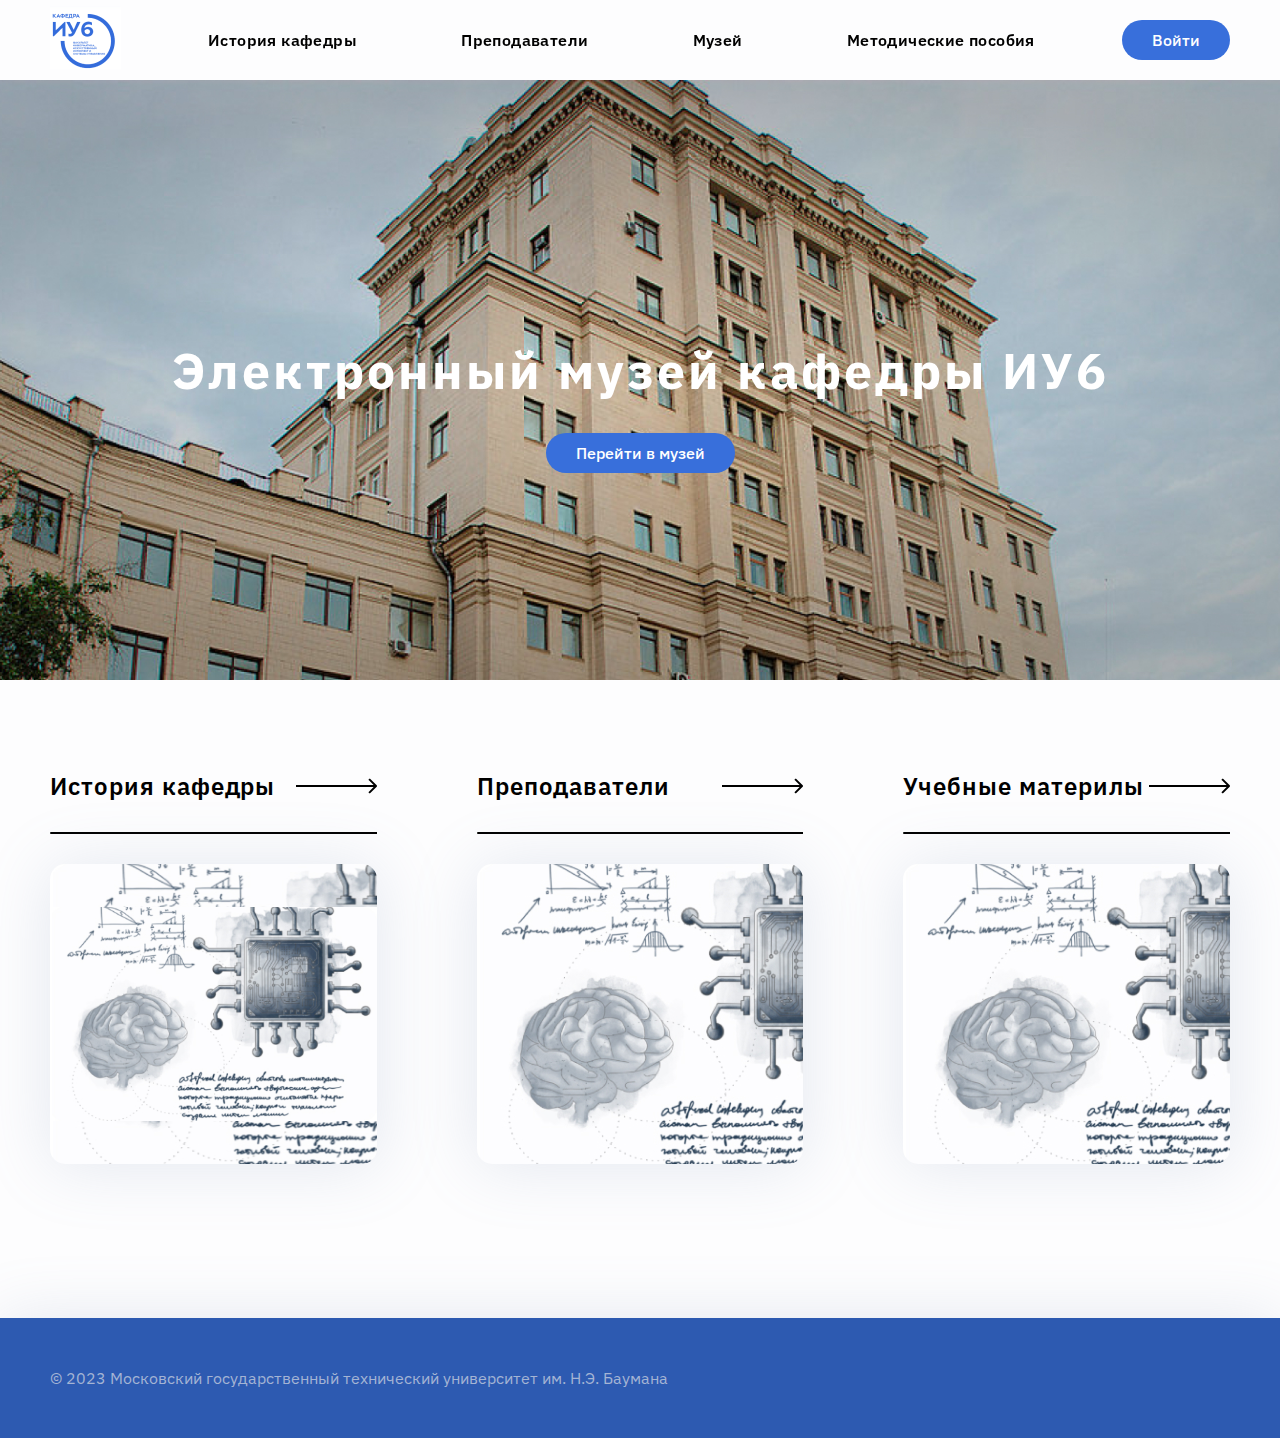
<file: KEM_kur/index.html>
<!DOCTYPE html>
<html lang=ru>
<head>
  <meta charset="UTF-8">
  <meta name="viewport" content="width=device-width, initial-scale=1.0">
  <title>Электронный музей кафедры ИУ6</title>
  <link rel="stylesheet" href="./CSS/main.css">
  <link rel="preconnect" href="https://fonts.googleapis.com">
  <link rel="icon" href="images/contain_473x474.png">
<link rel="preconnect" href="https://fonts.gstatic.com" crossorigin>
<link href="https://fonts.googleapis.com/css2?family=IBM+Plex+Sans:wght@300;400;500;700&display=swap" rel="stylesheet">
</head>
<body>


  <header>
    <span>
      <a href="./index.html" class="link" class="logo">
      <img src="./images/header/logo.png" alt="logo">
      </a>
    </span>
    <div class="menu">
      <span><a href="historyIU6.html" class="link">История кафедры</a></span>
      <span><a href="./teachers.html" class="link">Преподаватели</a></span>
      <span><a href="./museum.html" class="link">Музей</a></span>
      <span><a href="./materials.html" class="link">Методические пособия</a></span>

    </div>
    <span><a href="./auth_form.html" class="button">Войти</a></span>
  </header>



  <div class="main">
    <h1 class="main_title">Электронный музей кафедры ИУ6</h1>
    <a href="./museum.html" class="button">Перейти в музей</a>
  </div>

  <div class="content">
    <div class="sections">


      <span class="container">
        <a href="./historyIU6.html" >
          <div class="cont_title">
            История кафедры
            <svg xmlns="http://www.w3.org/2000/svg" width="81" height="16" viewBox="0 0 81 16" fill="none">
              <path d="M80.7071 8.70711C81.0976 8.31658 81.0976 7.68342 80.7071 7.29289L74.3431 0.928932C73.9526 0.538408 73.3195 0.538408 72.9289 0.928932C72.5384 1.31946 72.5384 1.95262 72.9289 2.34315L78.5858 8L72.9289 13.6569C72.5384 14.0474 72.5384 14.6805 72.9289 15.0711C73.3195 15.4616 73.9526 15.4616 74.3431 15.0711L80.7071 8.70711ZM0 9H80V7H0V9Z" fill="black"/>
            </svg>
          </div>
        </a>
          <svg xmlns="http://www.w3.org/2000/svg" height="2">
            <path d="M1 1H467.667" stroke="black" stroke-width="2" stroke-linecap="round"/>
          </svg>
          <div>
            <img class="image" src="./images/content/historyIU6.jpg" alt="history">
          </div>
        
      </span>


      <span class="container">
        <a href="./teachers.html" >
          <div class="cont_title">
            Преподаватели
            <svg xmlns="http://www.w3.org/2000/svg" width="81" height="16" viewBox="0 0 81 16" fill="none">
              <path d="M80.7071 8.70711C81.0976 8.31658 81.0976 7.68342 80.7071 7.29289L74.3431 0.928932C73.9526 0.538408 73.3195 0.538408 72.9289 0.928932C72.5384 1.31946 72.5384 1.95262 72.9289 2.34315L78.5858 8L72.9289 13.6569C72.5384 14.0474 72.5384 14.6805 72.9289 15.0711C73.3195 15.4616 73.9526 15.4616 74.3431 15.0711L80.7071 8.70711ZM0 9H80V7H0V9Z" fill="black"/>
            </svg>
          </div>
        </a>
          <svg xmlns="http://www.w3.org/2000/svg"  height="2">
            <path d="M1 1H467.667" stroke="black" stroke-width="2" stroke-linecap="round"/>
          </svg>
          <div class="image">
            
          </div>
      
      </span>


      <span class="container">
        <a href="./materials.html">
          <div class="cont_title">
            Учебные материлы
            <svg xmlns="http://www.w3.org/2000/svg" width="81" height="16" viewBox="0 0 81 16" fill="none">
              <path d="M80.7071 8.70711C81.0976 8.31658 81.0976 7.68342 80.7071 7.29289L74.3431 0.928932C73.9526 0.538408 73.3195 0.538408 72.9289 0.928932C72.5384 1.31946 72.5384 1.95262 72.9289 2.34315L78.5858 8L72.9289 13.6569C72.5384 14.0474 72.5384 14.6805 72.9289 15.0711C73.3195 15.4616 73.9526 15.4616 74.3431 15.0711L80.7071 8.70711ZM0 9H80V7H0V9Z" fill="black"/>
            </svg>
          </div>
        </a>
          <svg xmlns="http://www.w3.org/2000/svg"  height="2">
            <path d="M1 1H467.667" stroke="black" stroke-width="2" stroke-linecap="round"/>
          </svg>
          <div class="image">
            
          </div>
      </span>
    </div>
  </div>
  <footer>© 2023 Московский государственный технический университет им. Н.Э. Баумана</footer>
</body>
</html>
</file>
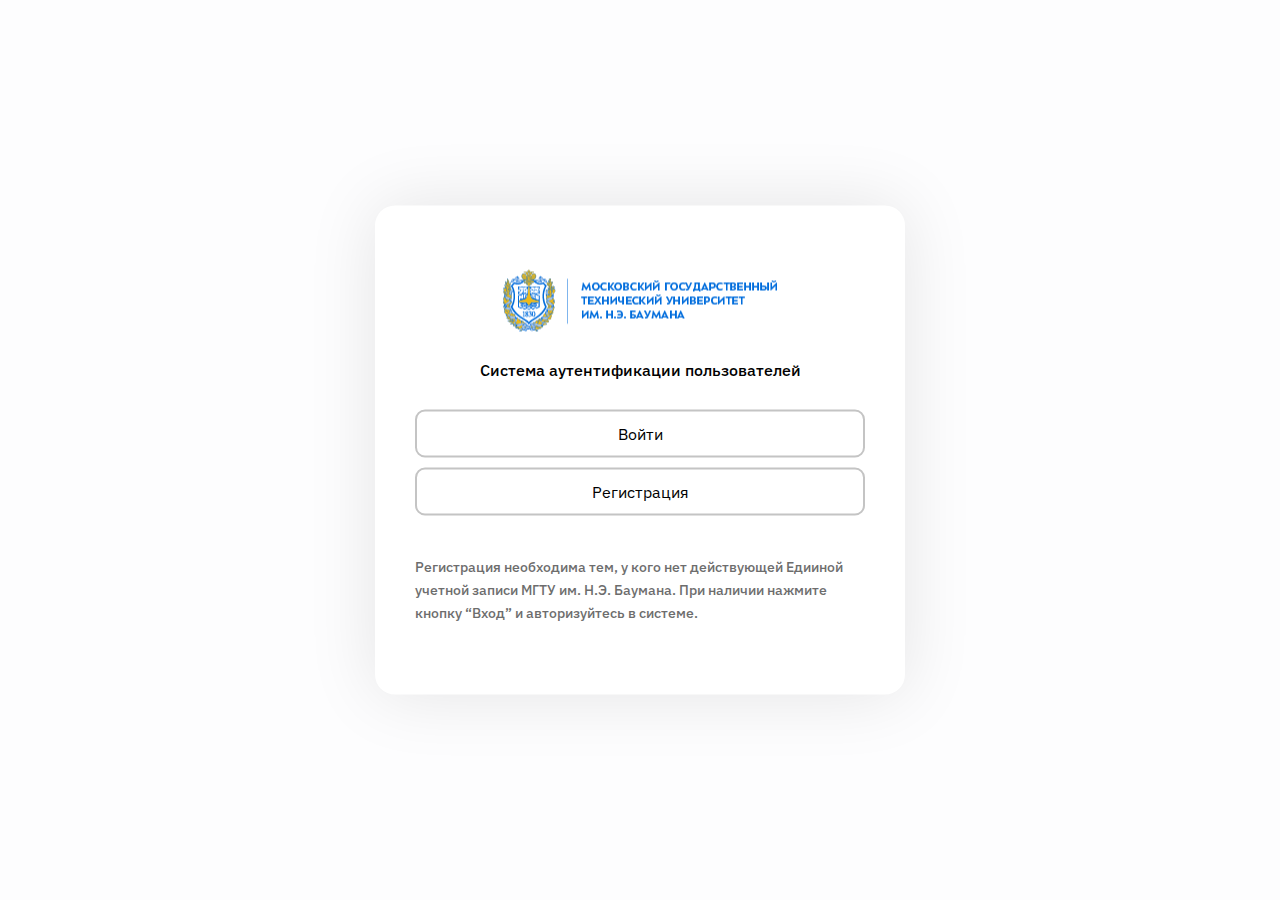
<file: KEM_kur/auth_form.html>
<!DOCTYPE html>
<html lang="ru">
<head>
    <meta charset="UTF-8">
    <meta name="viewport" content="width=device-width, initial-scale=1.0">
    <title>Document</title>
    <link rel="stylesheet" href="./CSS/main.css">
    <link rel="stylesheet" href="./CSS/reg.css">
    <link rel="preconnect" href="https://fonts.googleapis.com">
  <link rel="preconnect" href="https://fonts.gstatic.com" crossorigin>
  <link href="https://fonts.googleapis.com/css2?family=IBM+Plex+Sans:wght@300;400;500;700&display=swap" rel="stylesheet">
</head>
<body>
    
    <div class="block">
        <div class="img">
            <img src="./images/logo.png" alt="logo">
        </div>
        <div class="text-title">
            Система аутентификации пользователей
        </div>
        <!-- <p></p> -->
        <div class="group-form">
        <!-- <div class="form"> -->
            <a href="./profile.html" class="form-bt">Войти</a>
        <!-- </div> -->

        <!-- <div class="form"> -->
            <a href="./register.html" class="form-bt">Регистрация</a>
        <!-- </div> -->
    </div>
    <div class="group-form">
        <div class="text" style="text-align: left;">
            Регистрация необходима тем, у кого нет действующей Едииной учетной записи МГТУ им. Н.Э. Баумана. При наличии нажмите кнопку “Вход” и авторизуйтесь в системе.
        </div>

    </div>
    </div>

</body>
</html>
</file>
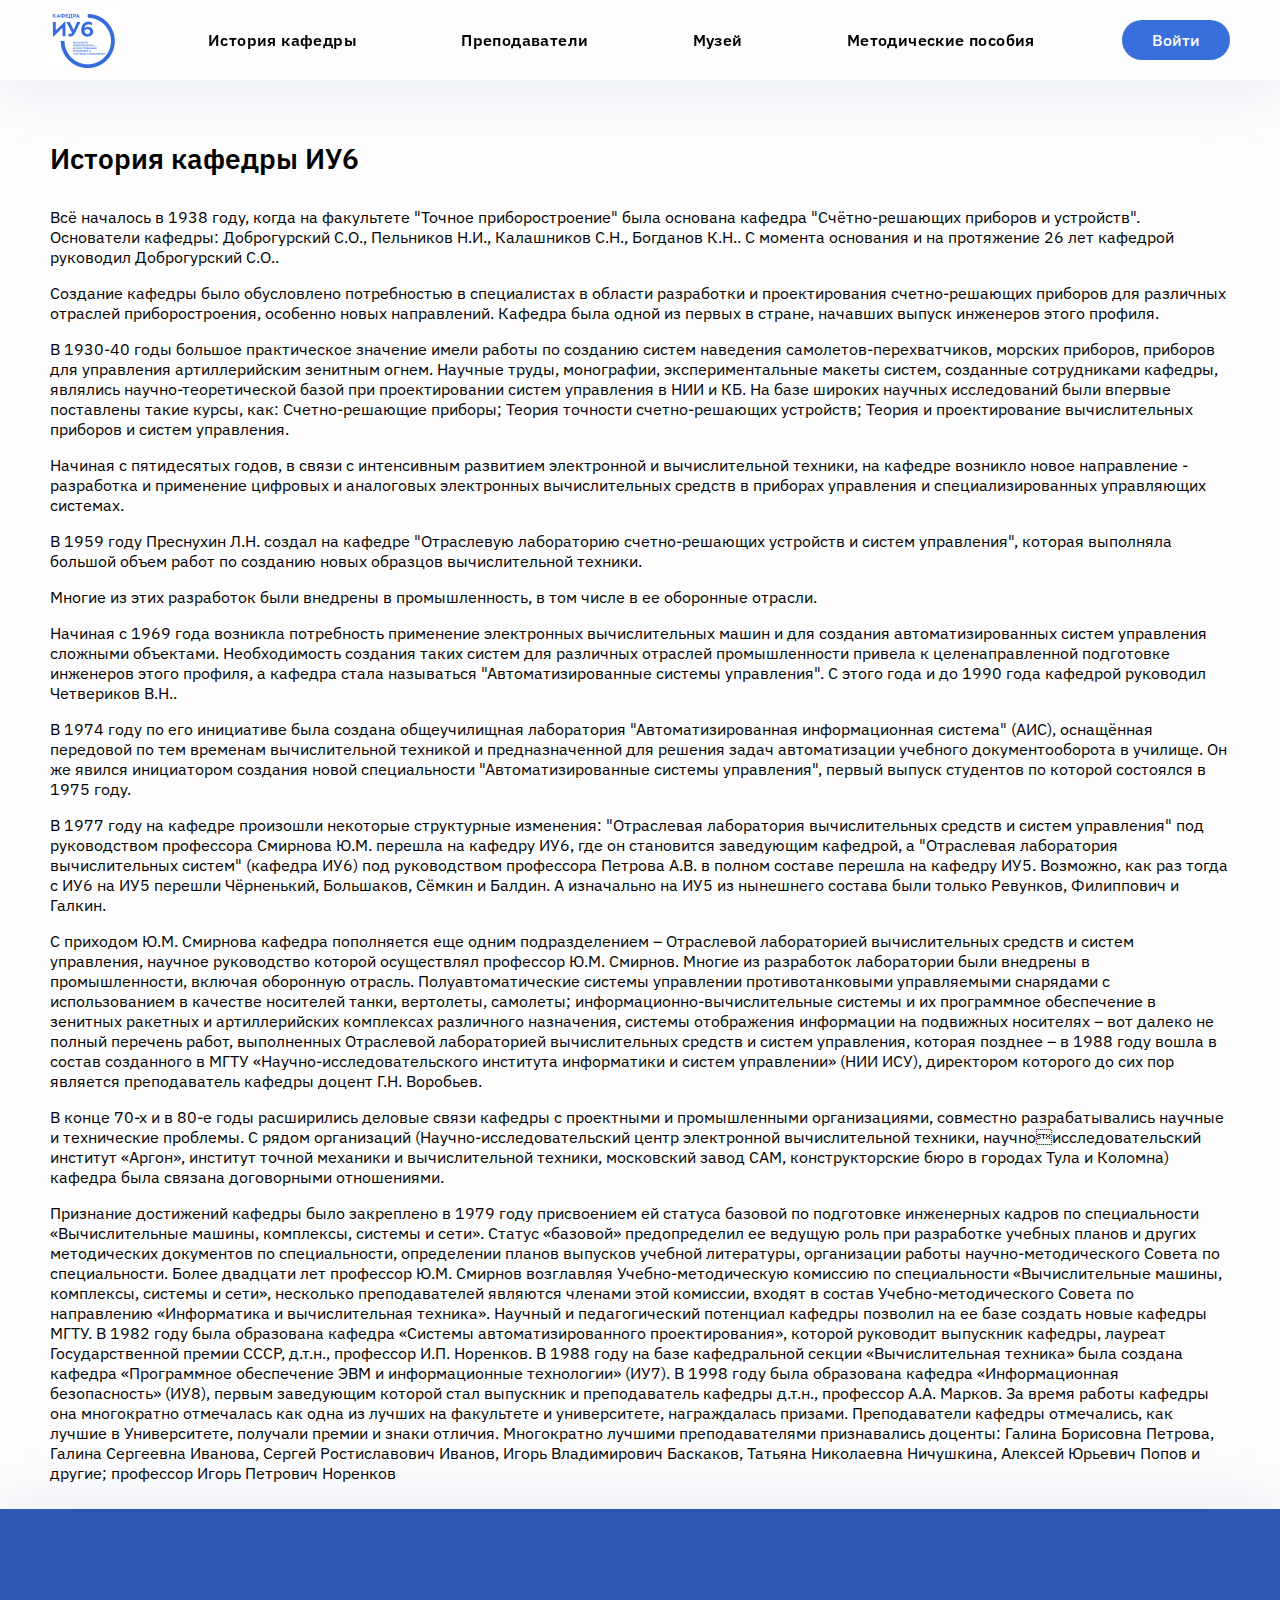
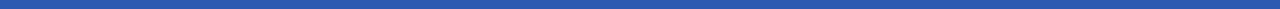
<file: KEM_kur/historyIU6.html>
<!DOCTYPE html>
<html lang="ru">
<head>
    <meta charset="UTF-8">
    <meta name="viewport" content="width=device-width, initial-scale=1.0">
    <title>История кафедры</title>
    <link rel="stylesheet" href="./CSS/main.css">
    <link rel="preconnect" href="https://fonts.googleapis.com">
  <link rel="preconnect" href="https://fonts.gstatic.com" crossorigin>
  <link href="https://fonts.googleapis.com/css2?family=IBM+Plex+Sans:wght@300;400;500;700&display=swap" rel="stylesheet">
</head>
<body>

    <header>
        <span>
            <a href="./index.html" class="link" class="logo">
                <img src="./images/header/logo.png" alt="logo">
            </a>
        </span>
        <div class="menu">
          <span><a href="historyIU6.html" class="link">История кафедры</a></span>
          <span><a href="./teachers.html" class="link">Преподаватели</a></span>
          <span><a href="./museum.html" class="link">Музей</a></span>
          <span><a href="./materials.html" class="link">Методические пособия</a></span>
    
        </div>
        <span><a href="./museum.html" class="button">Войти</a></span>
      </header>

      <!-- <div class=""> -->
        <div class="searcher">

          <h1 class="title">
            История кафедры ИУ6
          </h1>
        <!-- </div> -->
        <div class="div-text">
              <p>Всё началось в 1938 году, когда на факультете "Точное приборостроение" была основана кафедра "Счётно-решающих приборов и устройств". Основатели кафедры: Доброгурский С.О., Пельников Н.И., Калашников С.Н., Богданов К.Н.. 
                С момента основания и на протяжение 26 лет кафедрой руководил Доброгурский С.О..</p>
              <p>
                Создание кафедры было обусловлено потребностью в специалистах в области разработки и проектирования счетно-решающих приборов для различных отраслей приборостроения, особенно новых направлений. Кафедра была одной из первых в стране, начавших выпуск инженеров этого профиля.
              </p>
                <p>В 1930-40 годы большое практическое значение имели работы по созданию систем наведения самолетов-перехватчиков, морских приборов, приборов для управления артиллерийским зенитным огнем. 
                  Научные труды, монографии, экспериментальные макеты систем, созданные сотрудниками кафедры, являлись научно-теоретической базой при проектировании систем управления в НИИ и КБ. 
                  На базе широких научных исследований были впервые поставлены такие курсы, как:

                  Счетно-решающие приборы;
                  Теория точности счетно-решающих устройств;
                  Теория и проектирование вычислительных приборов и систем управления.
                  <p>
                    Начиная с пятидесятых годов, в связи с интенсивным развитием электронной и вычислительной техники, на кафедре возникло новое направление - разработка и применение цифровых и аналоговых электронных вычислительных средств в приборах управления и специализированных управляющих системах.
                  </p>

                  <p>
                    В 1959 году Преснухин Л.Н. создал на кафедре "Отраслевую лабораторию счетно-решающих устройств и систем управления", которая выполняла большой объем работ по созданию новых образцов вычислительной техники.

                  </p>
                  <p>
                    Многие из этих разработок были внедрены в промышленность, в том числе в ее оборонные отрасли.
                  </p>
                  <p>
                    Начиная с 1969 года возникла потребность применение электронных вычислительных машин и для создания автоматизированных систем управления сложными объектами.
                    Необходимость создания таких систем для различных отраслей промышленности привела к целенаправленной подготовке инженеров этого профиля, а кафедра стала называться "Автоматизированные системы управления". С этого года и до 1990 года кафедрой руководил Четвериков В.Н..
                  </p>

                  <p>
                    В 1974 году по его инициативе была создана общеучилищная лаборатория "Автоматизированная информационная система" (АИС), оснащённая передовой по тем временам вычислительной техникой и предназначенной для решения задач автоматизации учебного документооборота в училище. 
                    Он же явился инициатором создания новой специальности "Автоматизированные системы управления", первый выпуск студентов по которой состоялся в 1975 году.
                  </p>
                  <p>
                    В 1977 году на кафедре произошли некоторые структурные изменения: "Отраслевая лаборатория вычислительных средств и систем управления" под руководством профессора Смирнова Ю.М. перешла на кафедру ИУ6, где он становится заведующим кафедрой, а "Отраслевая лаборатория вычислительных систем" (кафедра ИУ6) под руководством профессора Петрова А.В. в полном составе перешла на кафедру ИУ5. Возможно, как раз тогда с ИУ6 на ИУ5 перешли Чёрненький, Большаков, Сёмкин и Балдин. 
                    А изначально на ИУ5 из нынешнего состава были только Ревунков, Филиппович и Галкин.</p>
                  </p>
                  <p>
                    С приходом Ю.М. Смирнова кафедра пополняется еще одним 
подразделением – Отраслевой лабораторией вычислительных средств и 
систем управления, научное руководство которой осуществлял профессор 
Ю.М. Смирнов. Многие из разработок лаборатории были внедрены в 
промышленности, включая оборонную отрасль. Полуавтоматические 
системы управлении противотанковыми управляемыми снарядами с 
использованием в качестве носителей танки, вертолеты, самолеты; 
информационно-вычислительные системы и их программное обеспечение в 
зенитных ракетных и артиллерийских комплексах различного назначения, 
системы отображения информации на подвижных носителях – вот далеко не 
полный перечень работ, выполненных Отраслевой лабораторией 
вычислительных средств и систем управления, которая позднее – в 1988 году 
вошла в состав созданного в МГТУ «Научно-исследовательского института 
информатики и систем управлении» (НИИ ИСУ), директором которого до 
сих пор является преподаватель кафедры доцент Г.Н. Воробьев.

                  </p>
                  <p>В конце 70-х и в 80-е годы расширились деловые связи кафедры с 
                    проектными и промышленными организациями, совместно разрабатывались
                    научные и технические проблемы. С рядом организаций (Научно-исследовательский центр электронной вычислительной техники, научноисследовательский институт «Аргон», институт точной механики и 
                    вычислительной техники, московский завод САМ, конструкторские бюро в 
                    городах Тула и Коломна) кафедра была связана договорными отношениями.
                    </p>
                    <p>Признание достижений кафедры было закреплено в 1979 году 
                      присвоением ей статуса базовой по подготовке инженерных кадров по 
                      специальности «Вычислительные машины, комплексы, системы и сети». 
                      Статус «базовой» предопределил ее ведущую роль при разработке учебных 
                      планов и других методических документов по специальности, определении 
                      планов выпусков учебной литературы, организации работы научно-методического Совета по специальности.
                      Более двадцати лет профессор Ю.М. Смирнов возглавляя Учебно-методическую комиссию по специальности «Вычислительные машины, 
                      комплексы, системы и сети», несколько преподавателей являются членами 
                      этой комиссии, входят в состав Учебно-методического Совета по 
                      направлению «Информатика и вычислительная техника».
                      Научный и педагогический потенциал кафедры позволил на ее базе 
                      создать новые кафедры МГТУ. В 1982 году была образована кафедра 
                      «Системы автоматизированного проектирования», которой руководит 
                      выпускник кафедры, лауреат Государственной премии СССР, д.т.н., 
                      профессор И.П. Норенков.
                      В 1988 году на базе кафедральной секции «Вычислительная техника» 
                      была создана кафедра «Программное обеспечение ЭВМ и информационные 
                      технологии» (ИУ7).
                      В 1998 году была образована кафедра «Информационная 
                      безопасность» (ИУ8), первым заведующим которой стал выпускник и 
                      преподаватель кафедры д.т.н., профессор А.А. Марков.
                      За время работы кафедры она многократно отмечалась как одна из 
                      лучших на факультете и университете, награждалась призами. 
                      Преподаватели кафедры отмечались, как лучшие в Университете, получали 
                      премии и знаки отличия. Многократно лучшими преподавателями 
                      признавались доценты: Галина Борисовна Петрова, Галина Сергеевна 
                      Иванова, Сергей Ростиславович Иванов, Игорь Владимирович Баскаков, 
                      Татьяна Николаевна Ничушкина, Алексей Юрьевич Попов и другие; 
                      профессор Игорь Петрович Норенков</p>


        </div>
      </div>


      <footer></footer>
    
</body>
</html>
</file>
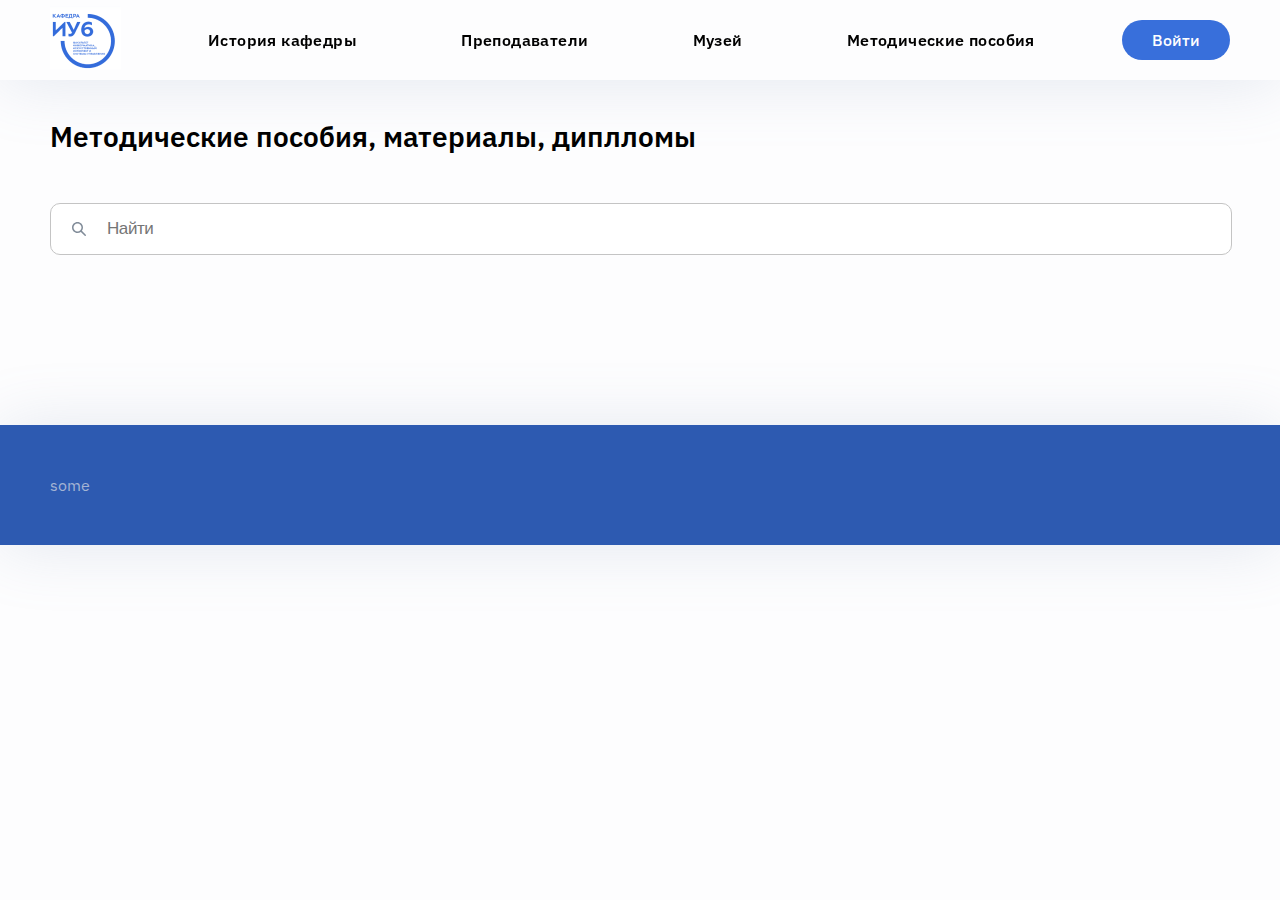
<file: KEM_kur/materials.html>
<!DOCTYPE html>
<html lang="ru">
<head>
    <meta charset="UTF-8">
    <meta name="viewport" content="width=device-width, initial-scale=1.0">
    <title>Учебные материалы</title>
    <link rel="stylesheet" href="./CSS/main.css">
    <link rel="stylesheet" href="./CSS/search.css">
    <link rel="preconnect" href="https://fonts.googleapis.com">
  <link rel="preconnect" href="https://fonts.gstatic.com" crossorigin>
  <link href="https://fonts.googleapis.com/css2?family=IBM+Plex+Sans:wght@300;400;500;700&display=swap" rel="stylesheet">
</head>
<body>

    <header>
        <span>
            <a href="./index.html" class="link" class="logo">
                <img src="./images/header/logo.png" alt="logo">
            </a>
        </span>
        <div class="menu">
          <span><a href="historyIU6.html" class="link">История кафедры</a></span>
          <span><a href="./teachers.html" class="link">Преподаватели</a></span>
          <span><a href="./museum.html" class="link">Музей</a></span>
          <span><a href="./materials.html" class="link">Методические пособия</a></span>
    
        </div>
        <span><a href="./museum.html" class="button">Войти</a></span>
    </header>

      <!-- <div style="max-width: 1800px; margin: 0px auto;"> -->
        <div class="searcher">
      <p class="title">
        Методические пособия, материалы, диплломы
      </p>
      </div>
      <div class="searcher">
      <div class="xx">
      <div class="x">
            <svg xmlns="http://www.w3.org/2000/svg" class="icon" width="16" height="16" viewBox="0 0 16 16" fill="none">
              <path d="M6.50006 1C9.53765 1 12.0001 3.46256 12.0001 6.50029C12.0001 7.74868 11.5842 8.89993 10.8835 9.82304L14.7791 13.7233C15.0718 14.0164 15.0715 14.4913 14.7785 14.784C14.4854 15.0767 14.0105 15.0764 13.7178 14.7834L9.82266 10.8839C8.89959 11.5847 7.74839 12.0006 6.50006 12.0006C3.46246 12.0006 1 9.53802 1 6.50029C1 3.46256 3.46246 1 6.50006 1ZM6.50006 2.5C4.2909 2.5 2.5 4.29098 2.5 6.50029C2.5 8.70961 4.2909 10.5006 6.50006 10.5006C8.70921 10.5006 10.5001 8.70961 10.5001 6.50029C10.5001 4.29098 8.70921 2.5 6.50006 2.5Z" fill="#818C99"/>
            </svg>
            <input class="texts inp" type="text" placeholder="Найти">
      </div>
      </div>
      </div>
      <div class="sections">
        
      </div>

    </div>

      <footer>some</footer>
    
</body>
</html>
</file>
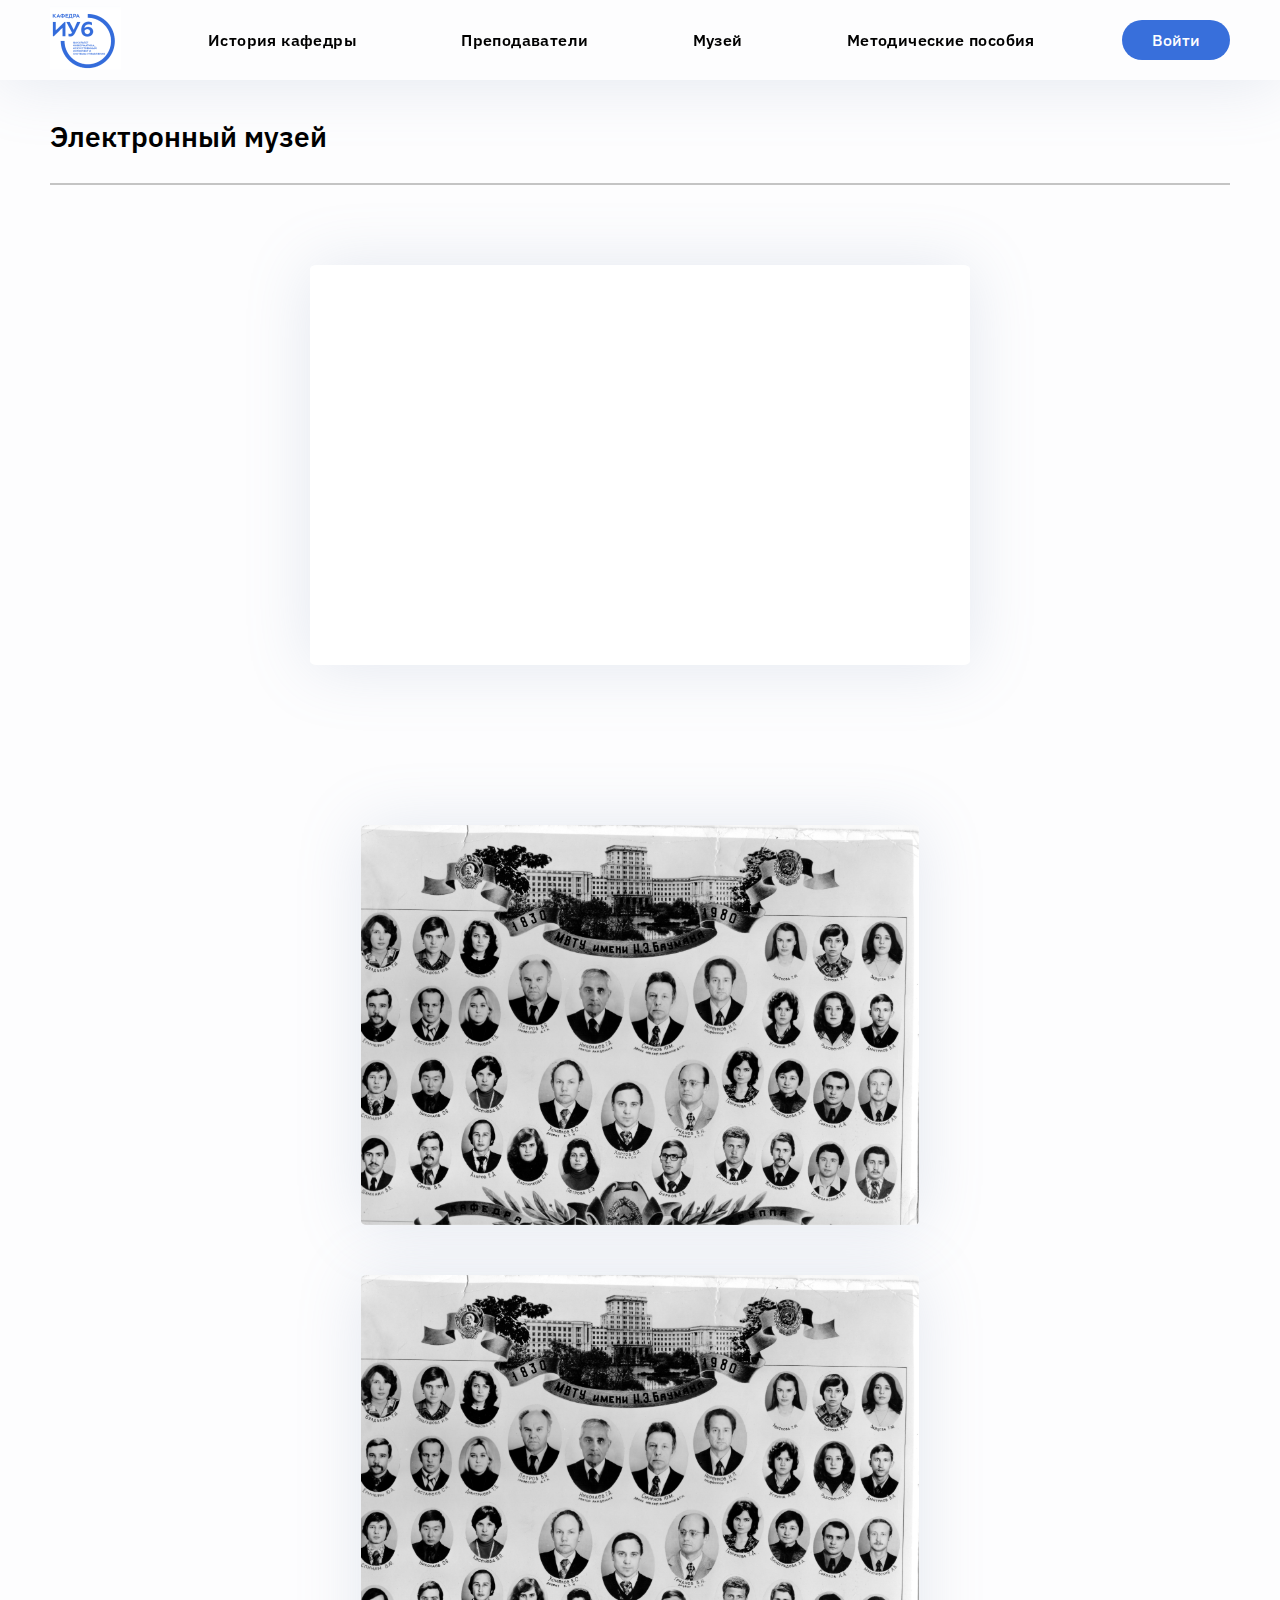
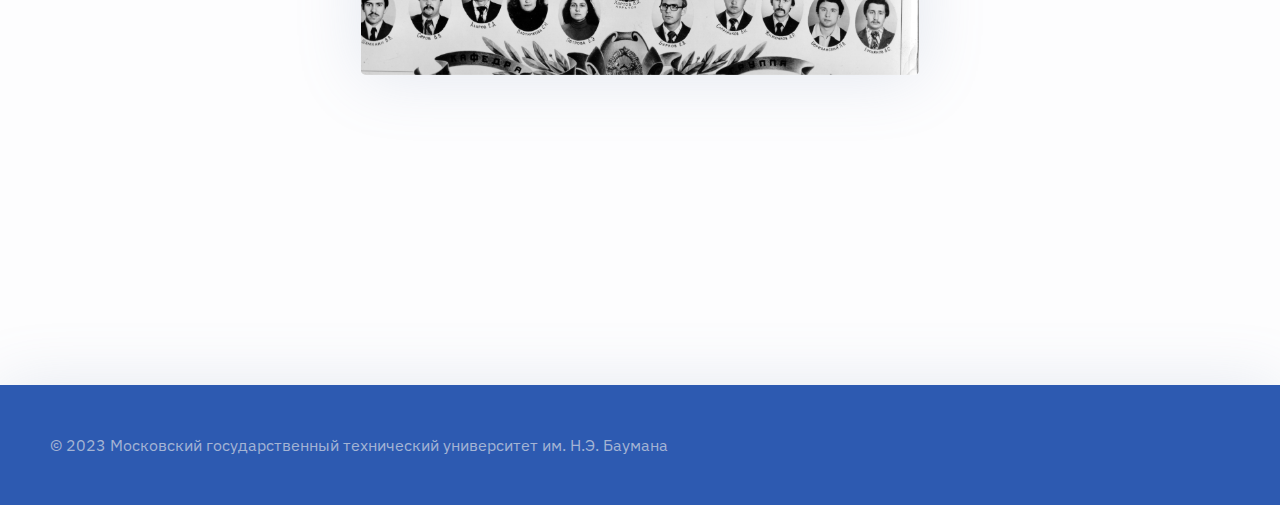
<file: KEM_kur/museum.html>
<!DOCTYPE html>
<html lang="ru">
<head>
    <meta charset="UTF-8">
    <meta name="viewport" content="width=device-width, initial-scale=1.0">
    <title>Музей</title>
    
  <link rel="stylesheet" href="./CSS/main.css">
  <link rel="stylesheet" href="./CSS/material.css">
  <link rel="stylesheet" href="./CSS/search.css">
  <link rel="preconnect" href="https://fonts.googleapis.com">
<link rel="preconnect" href="https://fonts.gstatic.com" crossorigin>
<link href="https://fonts.googleapis.com/css2?family=IBM+Plex+Sans:wght@300;400;500;700&display=swap" rel="stylesheet">
</head>
<body>

    <header>
        <span >
            <a href="./index.html" class="link" class="logo">
                <img src="./images/header/logo.png" alt="logo">
            </a>
        </span>
        <div class="menu">
          <span><a href="historyIU6.html" class="link">История кафедры</a></span>
          <span><a href="./teachers.html" class="link">Преподаватели</a></span>
          <span><a href="./museum.html" class="link">Музей</a></span>
          <span><a href="./materials.html" class="link">Методические пособия</a></span>
    
        </div>
        <span><a href="./museum.html" class="button">Войти</a></span>
      </header>

      <div class="searcher">
      <p class="title">
        Электронный музей
      </p>
      <!-- </div> -->
      <!-- <div class="searcher"> -->
        <div class="line">
        <!-- </div> -->
      </div>

      <div class="content">
        <div class="sections">

            <iframe width="660" height="415" src="https://www.youtube.com/embed/WdJk7p7GOWc?si=90ckMZGGBIeyApc4" title="Гимн студентов МВТУ им. Баумана" frameborder="0" allow="accelerometer; autoplay; clipboard-write; encrypted-media; gyroscope; picture-in-picture" allowfullscreen class="big-image"></iframe>
          </div>
          
          
          <div class="sections">
          <img src="./images/content/Выпуск П6-1979.jpg" class="big-image" alt="P6" height="400px">
          <img src="./images/content/Выпуск П6-1979.jpg" class="big-image" alt="P6" height="400px">
            
        </div>
        <div class="sections">
            
        </div>

      </div>
      </div>
      <footer>© 2023 Московский государственный технический университет им. Н.Э. Баумана</footer>
    
</body>
</html>
</file>
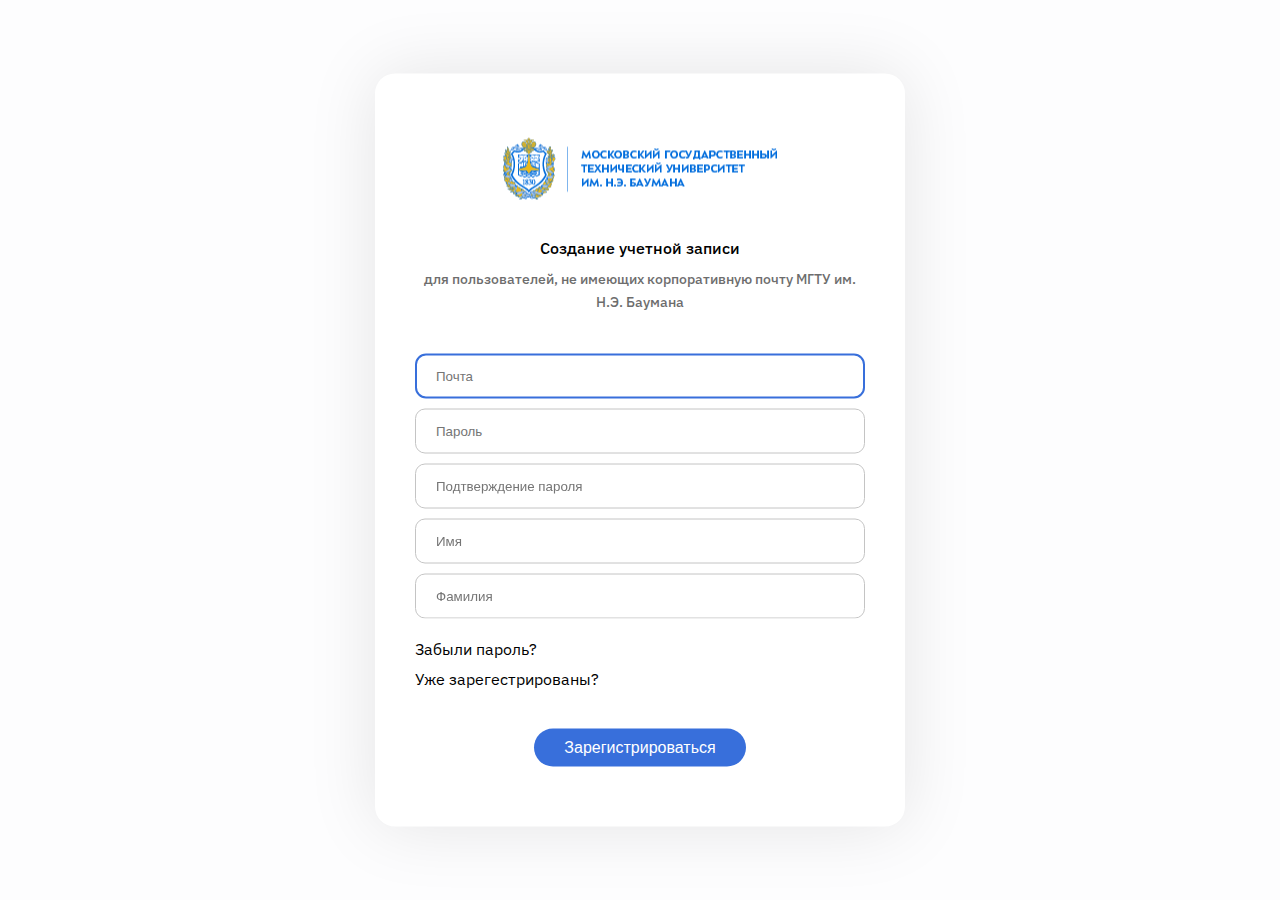
<file: KEM_kur/register.html>
<!DOCTYPE html>
<html lang="ru">
<head>
    <meta charset="UTF-8">
    <meta name="viewport" content="width=device-width, initial-scale=1.0">
    <title>Document</title>
    <link rel="stylesheet" href="./CSS/main.css">
    <link rel="stylesheet" href="./CSS/reg.css">
    <link rel="preconnect" href="https://fonts.googleapis.com">
  <link rel="preconnect" href="https://fonts.gstatic.com" crossorigin>
  <link href="https://fonts.googleapis.com/css2?family=IBM+Plex+Sans:wght@300;400;500;700&display=swap" rel="stylesheet">
</head>
<body>
    
    <div class="block">
        <div class="img">
            <img src="./images/logo.png" alt="logo">
        </div>
        <div class="group-form">
        <div class="text-title">
            Создание учетной записи
        </div>
        <div class="text">
            для пользователей, не имеющих корпоративную почту МГТУ им. Н.Э. Баумана
        </div>
        </div>


        <div class="group-form">
            <div class="wrapper">
                <form class="login">
                  
                  <input type="text" placeholder="Почта" autofocus/>
                  <input type="password" placeholder="Пароль" />
                  <input type="password" placeholder="Подтверждение пароля" />
                  <input type="text" placeholder="Имя" />
                  <input type="text" placeholder="Фамилия" />
                </form>
                
            </div>
            <div class="group-form">
    
                <a href="#">Забыли пароль?</a>
                <a href="#">Уже зарегестрированы?</a>
            </div>
        </div>

    <div>
    <button class="button" type="button">Зарегистрироваться</button>
    </div>
    </div>

</body>
</html>
</file>
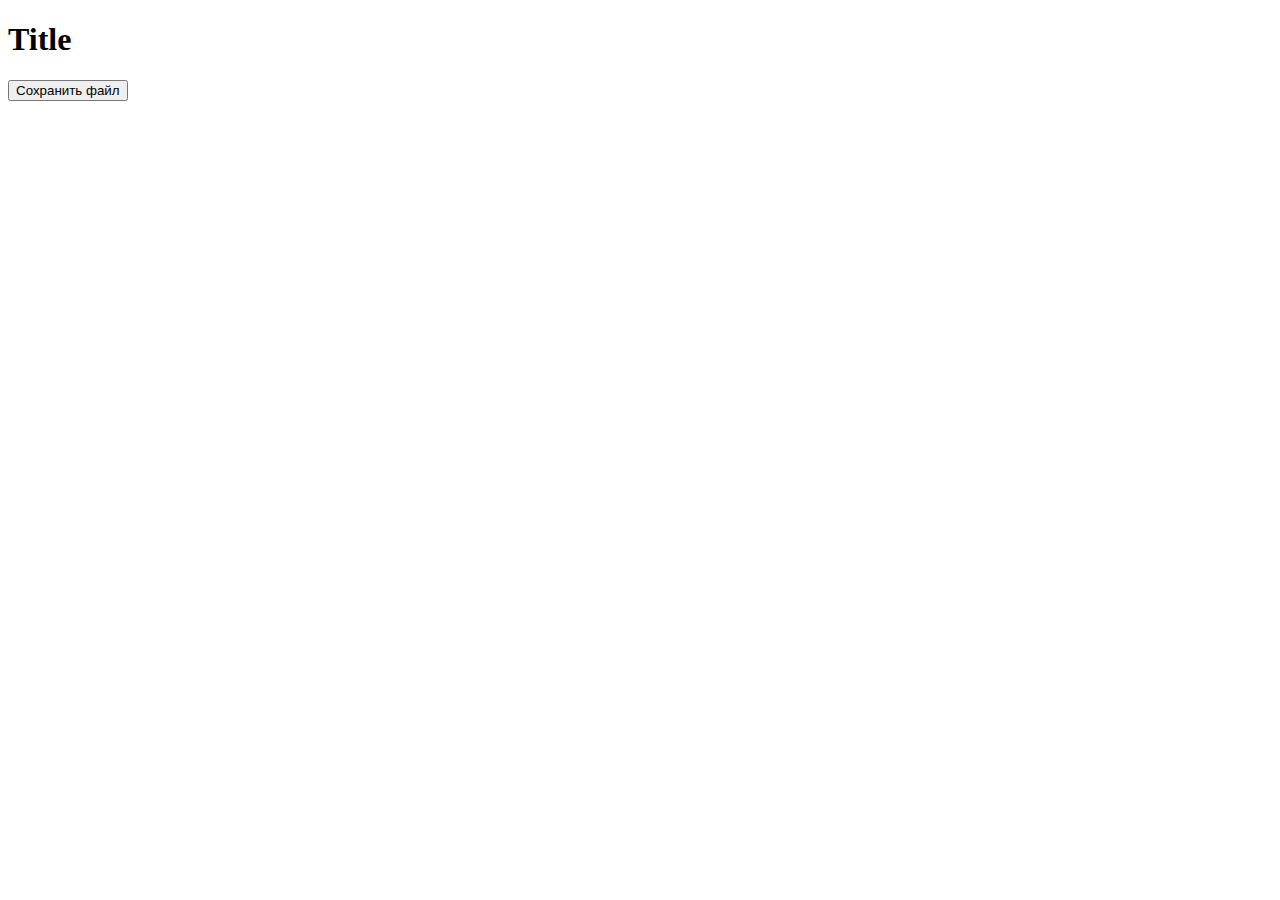
<file: KEM_kur/slide (1).html>
<!DOCTYPE html>
<html lang="en">
<head>
    <meta charset="UTF-8">
    <meta http-equiv="X-UA-Compatible" content="IE=edge">
    <meta name="viewport" content="width=device-width, initial-scale=1.0">
    <title>Document</title>

    <style>
        .slider {
            position: absolute;
            bottom: 20px;
            left: 100vw;
            z-index: 0;
            background-color: rgba(56, 111, 219, 0.23);
            backdrop-filter: blur(12px);
            color: #18305E;
            padding: 10px 20px;
            border-radius: 10px;
            display: inline-flex;
            align-items: center;
            justify-content: space-between;
            height: 40px;
            width: 250px;
        }

        .slide-left {
            transform: translateX(-100%);
            transition-duration: 1s;
        }

        @keyframes fadeOut {
            0% {opacity: 1;}
            100% {opacity: 0;} 
        } 

        .fade-out {
            animation: fadeOut 1s;
        }

        .cross-container {
            width: 16px;
            height: 16px;
            justify-content: center;
        }

        .slider__text-container {
            font-family: IBM Plex Sans;
            white-space: nowrap;
        }

    </style>
</head>
<body>
    <h1>Title</h1>

    <div id="save-slider" class="slider">
        <div class="slider__text-container">
            Ваш файл успешно сохранён
        </div>
        <div id='close-btn' class="cross-container">
            <svg xmlns="http://www.w3.org/2000/svg" width="16" height="16" viewBox="0 0 16 16" fill="none">
                <g clip-path="url(#clip0_277_369)">
                <path d="M15.2929 16.7071C15.6834 17.0976 16.3166 17.0976 16.7071 16.7071C17.0976 16.3166 17.0976 15.6834 16.7071 15.2929L15.2929 16.7071ZM-0.707107 0.707107L15.2929 16.7071L16.7071 15.2929L0.707107 -0.707107L-0.707107 0.707107Z" fill="#002367"/>
                <path d="M-0.707107 15.2929C-1.09763 15.6834 -1.09763 16.3166 -0.707107 16.7071C-0.316582 17.0976 0.316582 17.0976 0.707107 16.7071L-0.707107 15.2929ZM15.2929 -0.707107L-0.707107 15.2929L0.707107 16.7071L16.7071 0.707107L15.2929 -0.707107Z" fill="#002367"/>
                </g>
                <defs>
                <clipPath id="clip0_277_369">
                <rect width="16" height="16" fill="white"/>
                </clipPath>
                </defs>
                </svg>
        </div>
    </div>

    <button id="save-btn">
        Сохранить файл
    </button>

    <script>
        const save_btn = document.getElementById('save-btn');
        const slider = document.getElementById('save-slider');
        const close_btn = document.getElementById('close-btn');

        save_btn.addEventListener('click', () => {
            slider.classList.add("slide-left");
        })

        slider.addEventListener('animationend', () => {
                slider.classList.remove("slide-left")
                slider.classList.remove('fade-out')
            })

        close_btn.addEventListener('click', () => {
            slider.classList.add("fade-out");
        })
    </script>
</body>
</html>
</file>
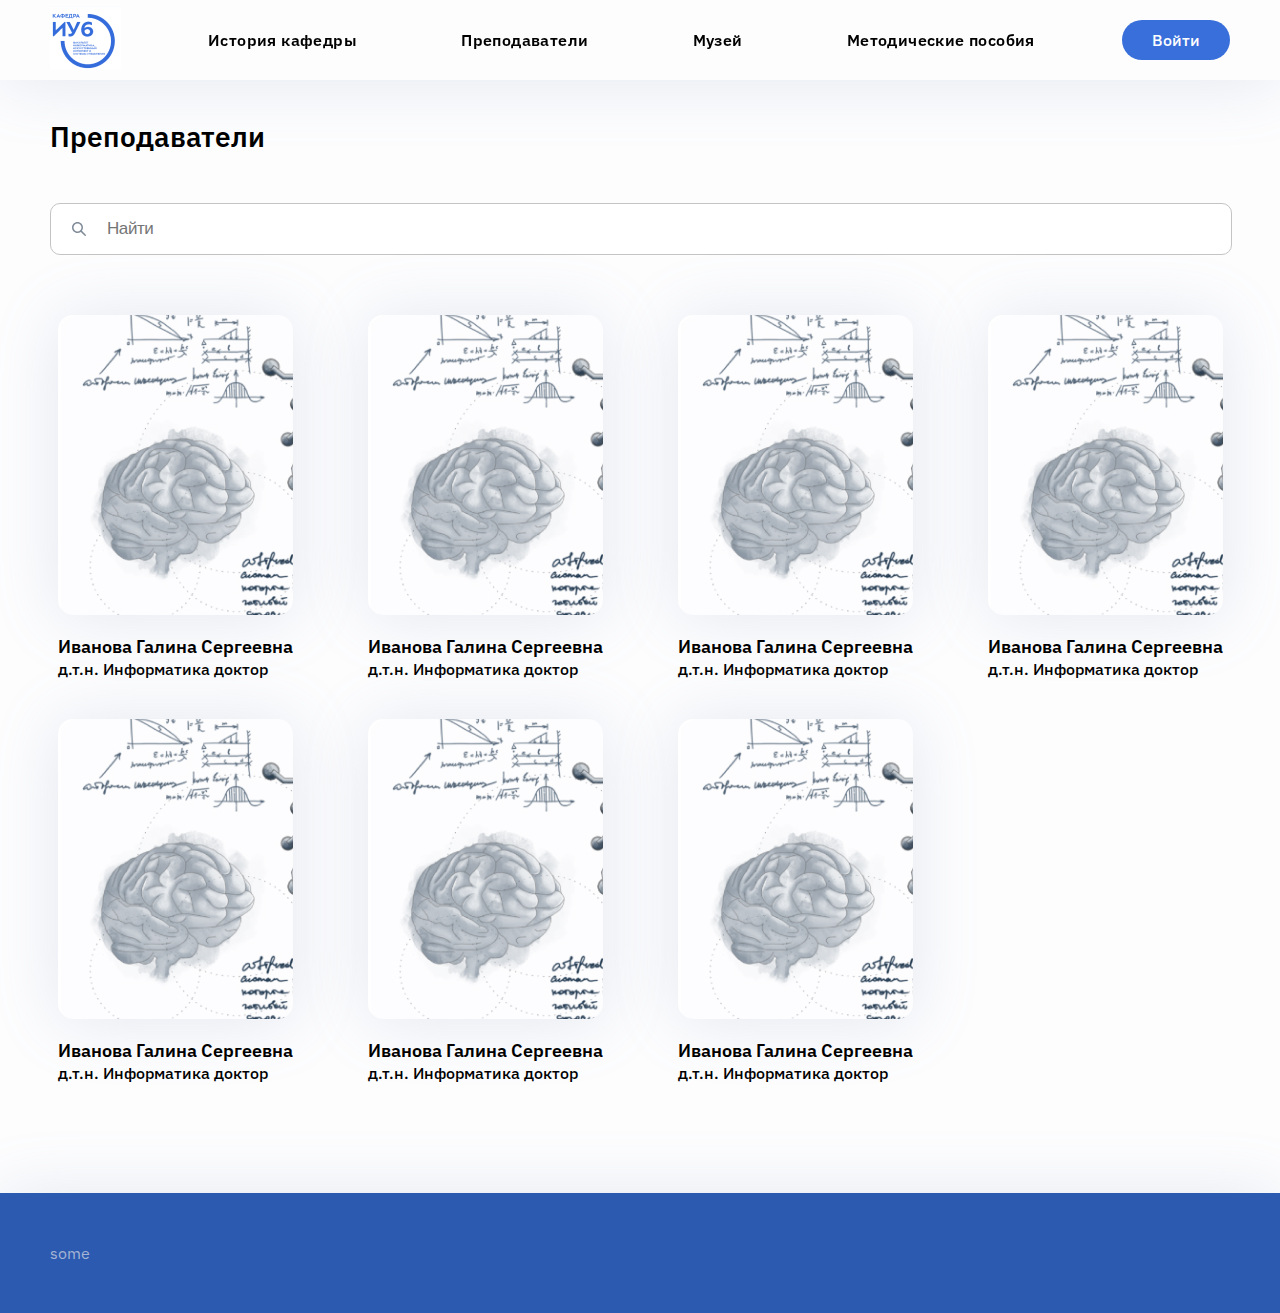
<file: KEM_kur/teachers.html>
<!DOCTYPE html>
<html lang="ru">
<head>
    <meta charset="UTF-8">
    <meta name="viewport" content="width=device-width, initial-scale=1.0">
    <title>Преподаватели</title>
    <link rel="stylesheet" href="./CSS/main.css">
    <link rel="stylesheet" href="./CSS/teach.css">
    <link rel="stylesheet" href="./CSS/search.css">
    <link rel="preconnect" href="https://fonts.googleapis.com">
  <link rel="preconnect" href="https://fonts.gstatic.com" crossorigin>
  <link href="https://fonts.googleapis.com/css2?family=IBM+Plex+Sans:wght@300;400;500;700&display=swap" rel="stylesheet">
</head>
<body>

    <header>
        <span>
            <a href="./index.html" class="link" class="logo">
                <img src="./images/header/logo.png" alt="logo">
            </a>
        </span>
        <div class="menu">
          <span><a href="historyIU6.html" class="link">История кафедры</a></span>
          <span><a href="./teachers.html" class="link">Преподаватели</a></span>
          <span><a href="./museum.html" class="link">Музей</a></span>
          <span><a href="./materials.html" class="link">Методические пособия</a></span>
    
        </div>
        <span><a href="./auth_form.html" class="button">Войти</a></span>
      </header>

      <!-- <div style="max-width: 1800px; margin: 0px auto;"> -->
        <div class="searcher">
      <p class="title">
        Преподаватели
    </p>
    </div>
    <div class="searcher ">
        <div class="xx">
        <div class="x">
              <svg xmlns="http://www.w3.org/2000/svg" class="icon" width="16" height="16" viewBox="0 0 16 16" fill="none">
                <path d="M6.50006 1C9.53765 1 12.0001 3.46256 12.0001 6.50029C12.0001 7.74868 11.5842 8.89993 10.8835 9.82304L14.7791 13.7233C15.0718 14.0164 15.0715 14.4913 14.7785 14.784C14.4854 15.0767 14.0105 15.0764 13.7178 14.7834L9.82266 10.8839C8.89959 11.5847 7.74839 12.0006 6.50006 12.0006C3.46246 12.0006 1 9.53802 1 6.50029C1 3.46256 3.46246 1 6.50006 1ZM6.50006 2.5C4.2909 2.5 2.5 4.29098 2.5 6.50029C2.5 8.70961 4.2909 10.5006 6.50006 10.5006C8.70921 10.5006 10.5001 8.70961 10.5001 6.50029C10.5001 4.29098 8.70921 2.5 6.50006 2.5Z" fill="#818C99"/>
              </svg>
              <input class="texts inp" type="text" placeholder="Найти">
        </div>
        </div>
        </div>


      <div class="content">


        <div class="sections-teach">
            
            <span class="container-teach">
                <div class="image"></div>
                <a href="./auth_form.html" class="group">
                <div class="name-text">
                    Иванова Галина Сергеевна
                </div>
                <div class="prof">
                    д.т.н. Информатика доктор
                </div>
            </a>
            </span>
            <span class="container-teach">
                <div class="image"></div>
                <div class="group">
                <div class="name-text">
                    Иванова Галина Сергеевна
                </div>
                <div class="prof">
                    д.т.н. Информатика доктор
                </div>
                </div>
            </span>
            <span class="container-teach">
                <div class="image"></div>
                <div class="group">
                <div class="name-text">
                    Иванова Галина Сергеевна
                </div>
                <div class="prof">
                    д.т.н. Информатика доктор
                </div>
                </div>
            </span>
            <span class="container-teach">
                <div class="image"></div>
                <div class="group">
                <div class="name-text">
                    Иванова Галина Сергеевна
                </div>
                <div class="prof">
                    д.т.н. Информатика доктор
                </div>
                </div>
            </span>
            <span class="container-teach">
                <div class="image"></div>
                <div class="group">
                <div class="name-text">
                    Иванова Галина Сергеевна
                </div>
                <div class="prof">
                    д.т.н. Информатика доктор
                </div>
                </div>
            </span>
            <span class="container-teach">
                <div class="image"></div>
                <div class="group">
                <div class="name-text">
                    Иванова Галина Сергеевна
                </div>
                <div class="prof">
                    д.т.н. Информатика доктор
                </div>
                </div>
            </span>
            <span class="container-teach">
                <div class="image"></div>
                <div class="group">
                <div class="name-text">
                    Иванова Галина Сергеевна
                </div>
                <div class="prof">
                    д.т.н. Информатика доктор
                </div>
                </div>
            </span>
        </div>
      </div>




      <footer>some</footer>
    
</body>
</html>
</file>
<file: KEM_kur/CSS/main.css>
body {
    margin: 0;
    font-family: 'IBM Plex Sans', sans-serif;
    color: #000;
    --color-blue: #18305E;
    background: #fdfdfe;
    --shadowHeaderColor: rgba(125, 143, 179, 0.2);
    --grey-text: #6D6D6D;
    --light-grey: #A4B4D4;
}

.container {
    max-width: 380px;
    min-width: 280px;
    /* background-color: aquamarine; */
    display: flex;
    flex-direction: column;
    /* justify-content: center; */
    /* align-items: center; */
    gap: 30px;
    flex: 1 0 0;
    margin: 10px 0px;
}

.cont_title {
    display: flex;
    align-items: center;
    align-self: stretch;
    justify-content: space-between;
    letter-spacing: 0.96px;
    font-weight: 600;
    font-size: 24px;
    /* max-width: 468px; */
}

.title {
    display: flex;
    /* align-items: baseline; */
    align-self: stretch;
    /* justify-content: flex-end; */
    justify-items: center;
    font-weight: 600;
    font-size: 28px;
}

.link {
    text-decoration: none;
    /* color: #18305E; */
    /* color: #000; */
    /* font-size: 20px; */
    /* font-weight: 500; */
    letter-spacing: 0.4px;
    background: linear-gradient(to right, #386FDB, #386FDB 50%, #000 50%);
    background-clip: text;
    -webkit-background-clip: text;
    -webkit-text-fill-color: transparent;
    background-size: 200% 100%;
    background-position: 100%;
    transition: background-position 275ms ease;
}

.link:hover {
    background-position: 0 100%;
}

a {
    text-decoration: none;
    color: #000;
}

header {

    display: flex;

    height: 80px;

    padding: 0px 50px 0px 50px;

    align-items: center;

    font-size: 16px;

    font-weight: 600;

    justify-content: space-between;
    box-shadow: 0 2px 66px var(--shadowHeaderColor);


}

.menu {
    display: flex;
    align-items: center;
    justify-content: space-around;
    gap: 30px;
    width: 100%;
    margin: 0px 50px;
}

.main {
    height: 600px;
    display: flex;
    flex-direction: column;
    justify-content: center;
    align-items: center;
    background: radial-gradient(50% 50% at 50% 50%, rgba(0, 0, 0, 0) 0%, rgba(0, 0, 0, 0.06) 0.46%, rgba(0, 0, 0, 0.30) 100%), lightgray -0.309px 0px / 100.032% 187.613% no-repeat;
    background-image: url("./../images/header/font_BMSTU.jpg");
    background-size: cover;
    background-position: center;
    color: white;
}

.main_title {
    /* color: #FFF; */
    margin-left: 50px;
    margin-right: 50px;
    font-size: 50px;
    text-align: center;
    /* font-style: normal; */
    /* display: flex; */
    font-weight: 700;
    /* line-height: normal; */
    justify-content: center;
    letter-spacing: 3px;
}

.button {
    display: inline-flex;
    padding: 10px 30px;
    justify-content: center;
    align-items: center;
    gap: 10px;
    border-radius: 20px;
    background: #386FDB;
    /* -webkit-text-fill-color: aliceblue; */
    border: none;
    color: white;
    font-size: 16px;
    font-weight: 500;
    text-decoration: none;
    /* width: 100%; */


}

/* Content */

.content {
    /* margin: 0px 80px; */
    /* margin-right: 120px; */
    /* max-width: 1820px; */
    /* background-color: aqua; */
    display: flex;
    /* margin-left: auto; */
    /* margin-right: auto; */
    justify-content: center;
    flex-wrap: wrap;
    /* justify-items: flex-start; */
    flex-direction: row;
    align-items: flex-start;
    margin-bottom: 60px;
}

.sections {
    /* background-color: aqua; */
    display: flex;
    flex-wrap: wrap;
    /* width: 1820px; */
    padding: 80px 50px;
    justify-content: center;
    /* align-items: flex-start; */
    gap: 50px 100px;
}

.image {

height: 300px;

background: #FFF;

box-shadow: 0 2px 66px var(--shadowHeaderColor);

/* box-shadow: 0px 20px 70px 0px rgba(0, 0, 0, 0.20); */

border-radius: 15px;

background-image: url("./../images/content/historyIU6.jpg");

object-fit: cover;

/* max-width: 350px; */

object-fit: contain;

width: 100%;

/* min-width: 280px; */
}

footer {

    /* height: 100px; */

    color: var(--light-grey, --light-grey);

    background: #2D5AB1;

    display: flex;

    align-items: center;

    padding: 50px;

    box-shadow: 0px 2px 66px var(--shadowHeaderColor);
}

input {

display: flex;

padding: 14px 20px;

justify-content: center;

align-items: center;

gap: 10px;

/* align-self: stretch; */

border-radius: 10px;

border: 1px solid var(--grey, #C4C4C4);

outline-color: var(--light-grey);

outline-color: #386FDB;

outline-width: thick;

width: auto;
}

h1 {
    margin: 50px 50px 30px 0px;
    /* padding-right: 1500px; */
    /* margin-left: 0px; */
    /* margin-top: 50px; */
}


.big-image {


    height: 400px;


    background: #FFF;

    box-shadow: 0 2px 66px var(--shadowHeaderColor);

    /* box-shadow: 0px 20px 70px 0px rgba(0, 0, 0, 0.20); */

    border-radius: 1%;

    /* background-image: url("./../images/content/historyIU6.jpg"); */

    object-fit: cover;
    /* max-width: 450px; */
}



.searcher {
    
    padding: 10px 50px 10px 50px;
        
    /* display: flex; */
        
    /* justify-content: center; */
        
    max-width: 1800px;
        
    margin: 0 auto;
        
    /* margin: auto 0; */
    }
</file>
<file: KEM_kur/CSS/reg.css>
/* .wrap {
    display: flex;
    align-items: center;
    position: absolute;
    top:  50%;
    left: 50%;
    transform: translate(-50%,-50%);
} */
.block {
    display: flex;
    justify-content: center;
    max-width: 450px;
    padding: 60px 40px;
    flex-direction: column;
    align-items: center;
    grid-gap: 20px;
    border-radius: 20px;
    background: #FFF;
    /* margin-left: auto; */
    /* position: relative; */
    margin: auto;
    position: absolute;
    top:  50%;
    left: 50%;
    transform: translate(-50%,-50%);

/* тень */
    box-shadow: 0px 0px 70px 0px rgba(0, 0, 0, 0.10);
}

.text-title {
    align-self: stretch;
    color: #000;
    text-align: center;

/* text */
    font-family: IBM Plex Sans;
    font-size: 16px;
    font-style: normal;
    font-weight: 500;
    /* line-height: 23px; */ /* 166.667% */
}

.text {
    color: var(--grey-text, #6D6D6D);
text-align: center;

/* small-text */
/* font-family: IBM Plex Sans; */
font-size: 14px;
/* font-style: normal; */
font-weight: 500;
line-height: 23px; /* 164.286% */
}

.form-bt {
    display: flex;
    padding: 12px 50px;
    justify-content: center;
    align-items: center;
    gap: 10px;
    align-self: stretch;
    border-radius: 10px;
    border: 2px solid var(--grey, #C4C4C4);
}

.form-bt:hover {
    border-color: #386FDB;
}

.group-form {
    display: grid;
    width: 100%;
    gap: 10px;
    padding: 10px 0px;
}

form {
    display: grid;
    width: 100%;
    gap: 10px;
}
</file>
<file: KEM_kur/CSS/search.css>
.icon {
    width: 16px;
height: 16px;
flex-shrink: 0;
}

.texts {
    /* color: var(--light-search-bar-field-tint, #818C99); */
    font-feature-settings: 'clig' off, 'liga' off;

/* VK Title 3 Regular */
    /* font-family: SF Pro Text; */
    font-size: 17px;
    font-style: normal;
    font-weight: 400;
    line-height: 22px; /* 129.412% */
    letter-spacing: -0.41px;
}

.x {
    display: flex;
    /* width: 311px; */
    height: 36px;
    padding: 6.5px 20px 7.5px 20px;
    align-items: center;
    /* gap: 8px; */
}

.xx {
    width: 100%;
    /* flex-shrink: 0; */
    /* align-self: stretch; */
    border-radius: 10px;
    /* background: var(--light-search-bar-field-background, #fff); */
    border-color: #818C99;
    /* border: 1px; */
    border: 1px solid var(--grey, #C4C4C4);
    outline-color: var(--light-grey);
    outline-color: #386FDB;
    /* outline-width: thick; */
    border-radius: 10px;
    background: #fff;
}

.inp {
    background: none;
    outline-offset: none;
    /* padding-block: inherit; */
    border-width:0px;
    border:none;
    width: 100%s;
}
:active, :hover, :focus {
    outline: 0;
    outline-offset: 0;

}
</file>
<file: KEM_kur/CSS/material.css>
.line {
    width: 100%;
    height: 2px;
    background: var(--grey, #C4C4C4);
    /* stroke-width: 2px;
stroke: var(--dark-text, #18305E); */
}

.wrap {
    display: inline-flex;
    padding: 60px 50px;
    flex-direction: column;
    align-items: center;
    gap: 40px;
    border-radius: 20px;
    background: #FFF;
    max-width: 200px;

/* тень */
    box-shadow: 0px 0px 70px 0px rgba(0, 0, 0, 0.10);
}

.group {
    display: flex;
flex-direction: column;
align-items: flex-start;
gap: 15px;
align-self: stretch;
}

.small-group {
    display: flex;
flex-direction: column;
align-items: flex-start;
}

.group-name {
    display: flex;
flex-direction: column;
justify-content: center;
align-items: center;
gap: 8px;
align-self: stretch;
}

.pic-wrap {
    max-width: 350px;
    /* height: 253.221px; */
}



.in-im{
    width: 100%;
    object-fit: contain;
}


.inf-box {
    display: flex;
    min-width: 50%;
    max-width: 100%;
    /* width: 600px; */
    height: fit-content;
    padding: 60px 50px;
    flex-direction: column;
    align-items: flex-start;
    gap: 15px;
    flex-shrink: 0;
    border-radius: 20px;
    background: #FFF;

/* тень */
    box-shadow: 0px 0px 70px 0px rgba(0, 0, 0, 0.10);
}

.in-box{
    height: 190px;
flex-shrink: 0;
align-self: stretch;
}

.section-prof {
    display: flex;
    flex-wrap: wrap;
    /* width: 1820px; */
    padding: 0px 50px 80px;
    justify-content: left;
    /* align-items: flex-start; */
    gap: 20px 50px;
}
</file>
<file: KEM_kur/CSS/teach.css>
.container-teach {
    /* margin: 50% 50%; */
    display: inline-grid;
    /* display: flex; */
    flex-direction: row;
    align-items: flex-start;
    gap: 20px;
    flex: 1 0 0;
    min-width: 250px;
    max-width: 250px;
    justify-content: center;
}

.name-text {
    width: 100%;

font-size: 18px;
font-style: normal;
font-weight: 600;
line-height: normal;
}

.prof {

font-size: 16px;
font-style: normal;
font-weight: 500;
line-height: normal;
}

.group {
    display: flex;
    flex-direction: column;
    align-items: flex-start;
    gap: 1px;
    align-self: stretch;
}

.sections-teach {
    display: flex;
    flex-wrap: wrap;
    max-width: 1800px;
    margin: 50px 50px;
    justify-content: flex-start;
    align-items: flex-start;
    gap: 40px 60px;
}

.search {
    width: 100%;
}
</file>
